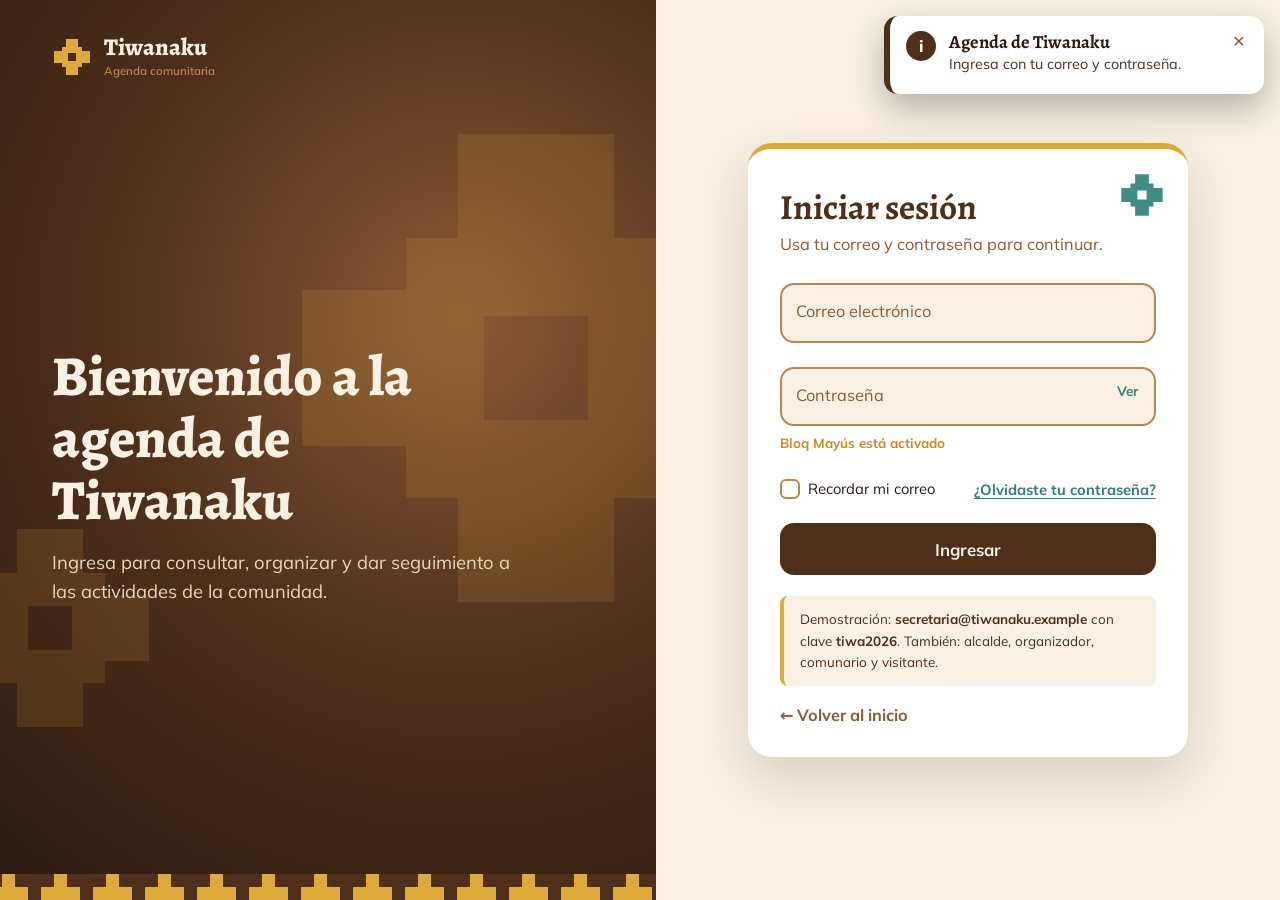
<file: index.html>
<!DOCTYPE html>
<html lang="es">
<head>
<meta charset="UTF-8">
<meta name="viewport" content="width=device-width, initial-scale=1">
<title>Agenda Comunitaria de Tiwanaku</title>
<meta name="description" content="Agenda de actividades, tradiciones y noticias de la comunidad de Tiwanaku.">
<script>try{if(!sessionStorage.getItem('tiwanaku_sesion'))location.replace('login.html')}catch(e){location.replace('login.html')}</script>
<link rel="preconnect" href="https://fonts.googleapis.com">
<link rel="preconnect" href="https://fonts.gstatic.com" crossorigin>
<link href="https://fonts.googleapis.com/css2?family=Alegreya:wght@500;700;800&family=Mulish:wght@400;600;700&display=swap" rel="stylesheet">
<link rel="stylesheet" href="styles.css">
</head>
<body>

<!-- SVG reutilizable: chakana (cruz andina escalonada) -->
<svg width="0" height="0" style="position:absolute" aria-hidden="true">
  <symbol id="chakana" viewBox="0 0 100 100">
    <path d="M35 5h30v20h10v10h20v30H75v10H65v20H35V75H25V65H5V35h20V25h10z M40 40v20h20V40z" fill="currentColor" fill-rule="evenodd"/>
  </symbol>
</svg>

<header class="header" id="inicio-top">
  <a class="logo" href="#inicio">
    <svg class="logo-icon"><use href="#chakana"/></svg>
    <span>Tiwanaku<small>Agenda comunitaria</small></span>
  </a>
  <button class="menu-btn" id="menuBtn" aria-label="Abrir menú" aria-expanded="false" aria-controls="nav">
    <span></span><span></span><span></span>
  </button>
  <nav class="nav" id="nav">
    <a href="#inicio">Inicio</a>
    <a href="#comunidad">Comunidad</a>
    <a href="#agenda">Agenda</a>
    <a href="#tradiciones">Tradiciones</a>
    <a href="#turismo">Visitantes</a>
    <a href="#participa">Participa</a>
    <button class="nav-cta" id="loginBtn" type="button">Salir</button>
  </nav>
</header>

<main>
  <!-- CARRUSEL -->
  <section class="hero" id="inicio" aria-roledescription="carrusel" aria-label="Destacados">
    <div class="slides" id="slides">
      <article class="slide active s1">
        <svg class="slide-art" aria-hidden="true"><use href="#chakana"/></svg>
        <div class="slide-text">
          <p class="kicker">Próxima gran fecha</p>
          <h1>Año Nuevo Andino en Tiwanaku</h1>
          <p>Recibimos juntos el nuevo ciclo con ofrendas, música y comida compartida.</p>
          <a class="btn" href="#agenda">Ver la agenda</a>
        </div>
      </article>
      <article class="slide s2">
        <svg class="slide-art" aria-hidden="true"><use href="#chakana"/></svg>
        <div class="slide-text">
          <p class="kicker">Mercado comunal</p>
          <h1>Feria de productores cada sábado</h1>
          <p>Papa nativa, quinua, tejidos y cerámica hechos por familias de la comunidad.</p>
          <a class="btn" href="#agenda">Ver horarios</a>
        </div>
      </article>
      <article class="slide s3">
        <svg class="slide-art" aria-hidden="true"><use href="#chakana"/></svg>
        <div class="slide-text">
          <p class="kicker">Saberes vivos</p>
          <h1>Talleres de tejido, música y lengua</h1>
          <p>Las abuelas y los abuelos enseñan aymara, sikuris y telar a las nuevas generaciones.</p>
          <a class="btn" href="#tradiciones">Conocer más</a>
        </div>
      </article>
    </div>
    <button class="arrow prev" id="prev" aria-label="Anterior">&#10094;</button>
    <button class="arrow next" id="next" aria-label="Siguiente">&#10095;</button>
    <div class="dots" id="dots"></div>
    <div class="progress"><i id="bar"></i></div>
  </section>

  <div class="greca" aria-hidden="true"></div>

  <!-- COMUNIDAD -->
  <section class="section" id="comunidad">
    <div class="wrap two-col">
      <div class="reveal">
        <h2>Nuestra comunidad</h2>
        <p>Tiwanaku es un pueblo aymara al pie del lago Titicaca, guardián de un legado milenario. Aquí la historia no está en los libros: se vive en las fiestas, en la chacra y en la palabra de las familias.</p>
        <p>Esta agenda reúne las actividades de todos: reuniones de la junta, ferias, talleres y celebraciones, para que nadie se quede sin participar.</p>
      </div>
      <div class="cards">
        <div class="card reveal"><svg><use href="#chakana"/></svg><h3>Historia</h3><p>Centro ceremonial y cultural de una civilización que floreció hace más de mil años.</p></div>
        <div class="card reveal"><svg><use href="#chakana"/></svg><h3>Lengua</h3><p>El aymara se habla en casa, en la escuela y en las asambleas.</p></div>
        <div class="card reveal"><svg><use href="#chakana"/></svg><h3>Organización</h3><p>Decisiones en comunidad, con turnos de servicio y trabajo compartido.</p></div>
      </div>
    </div>
  </section>

  <!-- AGENDA -->
  <section class="section dark" id="agenda">
    <div class="wrap">
      <h2 class="reveal">Agenda de actividades</h2>
      <div class="toolbar reveal">
        <input type="search" id="q" placeholder="Buscar por nombre, lugar o responsable" aria-label="Buscar actividades">
        <input type="date" id="fecha" aria-label="Filtrar por fecha">
        <select id="vista" aria-label="Mostrar actividades">
          <option value="prox">Próximas</option><option value="ant">Anteriores</option><option value="all">Todas</option>
        </select>
        <button class="chip" id="clear" type="button">Limpiar</button>
      </div>
      <div class="filters reveal" role="group" aria-label="Tipo de actividad">
        <button class="chip on" data-f="all">Todas</button>
        <button class="chip" data-f="comunitaria">Comunitarias</button>
        <button class="chip" data-f="cultural">Culturales</button>
        <button class="chip" data-f="turistica">Turísticas</button>
      </div>
      <div class="gestion" id="gestion" hidden></div>
      <div class="events" id="events" aria-live="polite"></div>
      <p class="empty" id="empty" hidden>No se encontraron actividades con estos filtros.</p>
    </div>
  </section>

  <!-- VISITANTES -->
  <section class="section" id="turismo">
    <div class="wrap">
      <h2 class="reveal">Si nos visitas</h2>
      <div class="grid3">
        <div class="card reveal"><svg><use href="#chakana"/></svg><h3>Sitio arqueológico</h3><p>Patrimonio de la Humanidad de la UNESCO. Consulta los recorridos guiados disponibles.</p></div>
        <div class="card reveal"><svg><use href="#chakana"/></svg><h3>Actividades para visitantes</h3><p>Fechas, horarios, lugares y responsables de cada actividad turística.</p><p><a class="link" href="#agenda" data-tipo="turistica">Ver actividades turísticas</a></p></div>
        <div class="card reveal"><svg><use href="#chakana"/></svg><h3>Productos locales</h3><p>Compra directamente a productoras y productores en la feria comunal.</p><p><a class="link" href="#agenda" data-tipo="comunitaria">Ver ferias y reuniones</a></p></div>
      </div>
    </div>
  </section>

  <!-- TRADICIONES -->
  <section class="section" id="tradiciones">
    <div class="wrap">
      <h2 class="reveal">Tradiciones que seguimos cuidando</h2>
      <div class="grid3">
        <figure class="trad reveal t1"><figcaption><h3>Textiles</h3><p>Cada diseño del aguayo cuenta quién es la familia y de dónde viene.</p></figcaption></figure>
        <figure class="trad reveal t2"><figcaption><h3>Música</h3><p>Sikuris, zampoñas y tarkas acompañan cada fiesta y cada siembra.</p></figcaption></figure>
        <figure class="trad reveal t3"><figcaption><h3>Chacra y cocina</h3><p>Papa, chuño, quinua y habas: la mesa comunitaria nace de la tierra.</p></figcaption></figure>
      </div>
    </div>
  </section>

  <!-- PARTICIPA -->
  <section class="section soft" id="participa">
    <div class="wrap narrow reveal">
      <h2>Participa en la agenda</h2>
      <p>¿Organizas una actividad? Cuéntanos y la sumamos al calendario.</p>
      <form id="form" novalidate>
        <label>Nombre<input name="nombre" required autocomplete="name"></label>
        <label>Correo o teléfono<input name="contacto" required autocomplete="email"></label>
        <label>Actividad que quieres proponer<textarea name="msg" rows="4" required></textarea></label>
        <button class="btn" type="submit">Enviar propuesta</button>
        <p class="note" id="note" role="status"></p>
      </form>
    </div>
  </section>
</main>

<footer class="footer">
  <div class="greca" aria-hidden="true"></div>
  <div class="wrap foot-grid">
    <div>
      <a class="logo" href="#inicio"><svg class="logo-icon"><use href="#chakana"/></svg><span>Tiwanaku<small>Agenda comunitaria</small></span></a>
      <p>Una agenda hecha por y para la comunidad.</p>
    </div>
    <div><h4>Secciones</h4><a href="#comunidad">Comunidad</a><a href="#agenda">Agenda</a><a href="#tradiciones">Tradiciones</a><a href="#participa">Participa</a></div>
    <div><h4>Contacto</h4><p>Casa comunal de Tiwanaku</p><p>contacto@tiwanaku.example</p><p>Lunes a viernes, 9:00 a 17:00</p></div>
  </div>
  <p class="copy">&copy; <span id="year"></span> Comunidad de Tiwanaku. Todos los derechos reservados.</p>
</footer>

<dialog id="dlgInfo" aria-labelledby="iTitle"><div class="dlg">
  <div id="info"></div>
  <div class="row"><button class="btn ghost" type="button" data-close>Cerrar</button></div>
</div></dialog>

<dialog id="dlgForm" aria-labelledby="fTitle"><div class="dlg">
  <h3 id="fTitle">Nueva actividad</h3>
  <form id="actForm" novalidate>
    <input type="hidden" name="id">
    <label>Nombre<input name="nombre" required></label>
    <label>Descripción<textarea name="descripcion" rows="3" required></textarea></label>
    <div class="two"><label>Fecha<input name="fecha" type="date" required></label><label>Hora<input name="hora" type="time" required></label></div>
    <label>Lugar<input name="lugar" required></label>
    <div class="two"><label>Tipo<select name="tipo"><option value="comunitaria">Comunitaria</option><option value="cultural">Cultural</option><option value="turistica">Turística</option></select></label>
    <label>Responsable<input name="responsable" required></label></div>
    <p class="note" id="actNote" role="alert"></p>
    <div class="row"><button class="btn" type="submit">Guardar</button><button class="btn ghost" type="button" data-close>Cancelar</button></div>
  </form>
</div></dialog>

<dialog id="dlgRep" aria-labelledby="rTitle"><div class="dlg">
  <h3 id="rTitle">Reporte de actividades</h3>
  <div id="rep"></div>
  <div class="row"><button class="btn" type="button" onclick="window.print()">Imprimir</button><button class="btn ghost" type="button" data-close>Cerrar</button></div>
</div></dialog>

<button class="top" id="top" aria-label="Volver arriba">&#8593;</button>
<script src="script.js"></script>
</body>
</html>
</file>
<file: styles.css>
:root{
  --cafe-900:#2B1A10; --cafe-700:#4E2F1B; --cafe-500:#8A5A36; --adobe:#B98555;
  --arena:#E9D7B8; --hueso:#F8F1E4; --ocre:#E0A93B; --turquesa:#2E8078;
  --serif:'Alegreya',Georgia,serif; --sans:'Mulish',system-ui,-apple-system,'Segoe UI',sans-serif;
  --h:72px;
}
*{box-sizing:border-box;margin:0;padding:0}
html{scroll-behavior:smooth;scroll-padding-top:var(--h)}
body{font-family:var(--sans);color:var(--cafe-900);background:var(--hueso);line-height:1.65;font-size:1.05rem}
a{color:inherit;text-decoration:none}
h1,h2,h3{font-family:var(--serif);line-height:1.15}
h2{font-size:clamp(1.9rem,4vw,2.9rem);color:var(--cafe-700);margin-bottom:1.2rem}
:focus-visible{outline:3px solid var(--ocre);outline-offset:3px}
.wrap{width:min(1120px,92%);margin-inline:auto}
.narrow{width:min(680px,92%)}

/* HEADER */
.header{position:fixed;inset:0 0 auto 0;height:var(--h);z-index:50;display:flex;align-items:center;justify-content:space-between;padding:0 4%;background:rgba(43,26,16,.92);backdrop-filter:blur(8px);color:var(--arena);transition:box-shadow .3s}
.header.scrolled{box-shadow:0 6px 24px rgba(0,0,0,.35)}
.logo{display:flex;align-items:center;gap:.7rem;font-family:var(--serif);font-weight:800;font-size:1.45rem;line-height:1}
.logo small{display:block;font-family:var(--sans);font-weight:600;font-size:.72rem;color:var(--adobe);margin-top:.25rem}
.logo-icon{width:38px;height:38px;color:var(--ocre);transition:transform .8s}
.logo:hover .logo-icon{transform:rotate(90deg)}
.nav{display:flex;align-items:center;gap:.4rem}
.nav a{padding:.5rem .9rem;border-radius:999px;font-weight:600;position:relative;transition:background .25s,color .25s}
.nav a:hover{background:rgba(233,215,184,.14);color:#fff}
.nav .nav-cta{background:var(--ocre);color:var(--cafe-900)}
.nav .nav-cta:hover{background:#f0bb52;color:var(--cafe-900)}
.menu-btn{display:none;background:none;border:0;width:44px;height:44px;cursor:pointer;flex-direction:column;justify-content:center;align-items:center;gap:6px}
.menu-btn span{width:26px;height:3px;background:var(--arena);border-radius:2px;transition:transform .3s,opacity .3s}
.menu-btn[aria-expanded=true] span:nth-child(1){transform:translateY(9px) rotate(45deg)}
.menu-btn[aria-expanded=true] span:nth-child(2){opacity:0}
.menu-btn[aria-expanded=true] span:nth-child(3){transform:translateY(-9px) rotate(-45deg)}

/* CARRUSEL */
.hero{position:relative;height:min(92vh,760px);min-height:520px;overflow:hidden;background:var(--cafe-900);color:var(--hueso)}
.slides{position:absolute;inset:0}
.slide{position:absolute;inset:0;display:flex;align-items:center;padding:var(--h) 8% 0;opacity:0;visibility:hidden;transition:opacity 1s ease,visibility 1s}
.slide.active{opacity:1;visibility:visible}
.s1{background:radial-gradient(circle at 75% 40%,#8A5A36 0,#4E2F1B 45%,#2B1A10 100%)}
.s2{background:radial-gradient(circle at 25% 60%,#A06B3F 0,#5C3A22 45%,#2B1A10 100%)}
.s3{background:radial-gradient(circle at 70% 55%,#2E6B65 0,#3E3524 50%,#2B1A10 100%)}
.slide-art{position:absolute;right:-6%;top:50%;width:min(62vw,560px);height:min(62vw,560px);color:var(--ocre);opacity:.16;transform:translateY(-50%) rotate(0);animation:spin 90s linear infinite}
@keyframes spin{to{transform:translateY(-50%) rotate(360deg)}}
.slide-text{position:relative;max-width:640px}
.kicker{color:var(--ocre);font-weight:700;margin-bottom:.8rem;font-size:1rem}
.slide h1{font-size:clamp(2.3rem,6vw,4.4rem);font-weight:800;margin-bottom:1rem}
.slide-text>p:not(.kicker){font-size:clamp(1.05rem,2vw,1.3rem);color:var(--arena);margin-bottom:1.8rem;max-width:52ch}
.slide.active .slide-text>*{animation:rise .9s cubic-bezier(.2,.7,.2,1) both}
.slide.active .slide-text>:nth-child(2){animation-delay:.12s}
.slide.active .slide-text>:nth-child(3){animation-delay:.24s}
.slide.active .slide-text>:nth-child(4){animation-delay:.36s}
@keyframes rise{from{opacity:0;transform:translateY(28px)}to{opacity:1;transform:none}}
.btn{display:inline-block;background:var(--ocre);color:var(--cafe-900);font:700 1rem var(--sans);padding:.85rem 1.7rem;border:0;border-radius:999px;cursor:pointer;transition:transform .25s,box-shadow .25s,background .25s}
.btn:hover{transform:translateY(-3px);box-shadow:0 10px 22px rgba(224,169,59,.35);background:#f0bb52}
.arrow{position:absolute;top:50%;transform:translateY(-50%);z-index:5;width:48px;height:48px;border-radius:50%;border:2px solid rgba(233,215,184,.5);background:rgba(43,26,16,.45);color:var(--arena);font-size:1.1rem;cursor:pointer;transition:background .25s}
.arrow:hover{background:var(--ocre);color:var(--cafe-900)}
.prev{left:2%}.next{right:2%}
.dots{position:absolute;bottom:26px;left:50%;transform:translateX(-50%);display:flex;gap:10px;z-index:5}
.dots button{width:12px;height:12px;border-radius:50%;border:2px solid var(--arena);background:transparent;cursor:pointer;transition:all .3s}
.dots button.on{background:var(--ocre);border-color:var(--ocre);width:32px;border-radius:8px}
.progress{position:absolute;bottom:0;left:0;right:0;height:4px;background:rgba(255,255,255,.12)}
.progress i{display:block;height:100%;width:0;background:var(--ocre)}

/* GRECA ESCALONADA (motivo andino) */
.greca{height:26px;background-color:var(--cafe-700);background-image:url("data:image/svg+xml,%3Csvg xmlns='http://www.w3.org/2000/svg' width='52' height='26'%3E%3Cpath d='M0 26V13h13V0h13v13h13v13z' fill='%23E0A93B'/%3E%3C/svg%3E");background-size:52px 26px;background-repeat:repeat-x;background-position:bottom}

/* SECCIONES */
.section{padding:clamp(3.5rem,8vw,6.5rem) 0}
.two-col{display:grid;grid-template-columns:1fr 1.2fr;gap:3rem;align-items:start}
.two-col p{margin-bottom:1rem;max-width:60ch}
.cards{display:grid;gap:1.1rem}
.card{background:#fff;border-left:6px solid var(--ocre);padding:1.3rem 1.5rem 1.3rem 5rem;position:relative;border-radius:4px 16px 16px 4px;box-shadow:0 4px 18px rgba(78,47,27,.1);transition:transform .3s,box-shadow .3s}
.card:hover{transform:translateX(8px);box-shadow:0 10px 26px rgba(78,47,27,.18)}
.card svg{position:absolute;left:1.3rem;top:1.3rem;width:40px;height:40px;color:var(--turquesa)}
.card h3{font-size:1.4rem;color:var(--cafe-700)}

.dark{background:var(--cafe-900);color:var(--arena)}
.dark h2{color:var(--hueso)}
.filters{display:flex;flex-wrap:wrap;gap:.6rem;margin-bottom:2rem}
.chip{font:600 .95rem var(--sans);padding:.5rem 1.1rem;border-radius:999px;border:2px solid var(--adobe);background:transparent;color:var(--arena);cursor:pointer;transition:all .25s}
.chip:hover{border-color:var(--ocre)}
.chip.on{background:var(--ocre);border-color:var(--ocre);color:var(--cafe-900)}
.events{display:grid;grid-template-columns:repeat(auto-fill,minmax(320px,1fr));gap:1.2rem}
.event{display:flex;gap:1.1rem;align-items:center;background:var(--cafe-700);padding:1.2rem;border-radius:16px;transition:transform .3s,background .3s;animation:pop .5s both}
.event:hover{transform:translateY(-6px);background:#5E3A22}
.event[hidden]{display:none}
@keyframes pop{from{opacity:0;transform:scale(.94)}to{opacity:1;transform:none}}
.event time{flex:none;width:70px;text-align:center;background:var(--ocre);color:var(--cafe-900);border-radius:12px;padding:.5rem 0;font-weight:700;font-size:.85rem;line-height:1.1}
.event time b{display:block;font:800 1.9rem var(--serif)}
.event h3{font-size:1.25rem;color:var(--hueso);margin-bottom:.25rem}
.event p{font-size:.95rem;color:var(--arena)}
.empty{margin-top:1.5rem;font-style:italic}

.grid3{display:grid;grid-template-columns:repeat(auto-fit,minmax(260px,1fr));gap:1.4rem}
.trad{min-height:320px;border-radius:20px;overflow:hidden;position:relative;display:flex;align-items:flex-end;color:var(--hueso);transition:transform .4s}
.trad::before{content:"";position:absolute;inset:0;background-size:60px 60px;opacity:.35;transition:transform .8s}
.trad:hover{transform:translateY(-8px)}
.trad:hover::before{transform:scale(1.15) rotate(3deg)}
.t1{background:linear-gradient(160deg,#B0552E,#4E2F1B)}
.t2{background:linear-gradient(160deg,#2E8078,#2B1A10)}
.t3{background:linear-gradient(160deg,#C58A2B,#5C3A22)}
.t1::before{background-image:repeating-linear-gradient(45deg,transparent 0 14px,rgba(233,215,184,.5) 14px 18px),repeating-linear-gradient(-45deg,transparent 0 14px,rgba(233,215,184,.5) 14px 18px)}
.t2::before{background-image:repeating-linear-gradient(90deg,transparent 0 20px,rgba(233,215,184,.45) 20px 28px),repeating-linear-gradient(0deg,transparent 0 20px,rgba(233,215,184,.45) 20px 28px)}
.t3::before{background-image:radial-gradient(circle,rgba(233,215,184,.6) 4px,transparent 5px);background-size:32px 32px}
.trad figcaption{position:relative;padding:1.6rem;background:linear-gradient(transparent,rgba(43,26,16,.88) 45%);width:100%}
.trad h3{font-size:1.7rem;margin-bottom:.3rem}

.soft{background:var(--arena)}
form{display:grid;gap:1rem;margin-top:1.5rem}
label{display:grid;gap:.35rem;font-weight:700;color:var(--cafe-700)}
input,textarea{font:inherit;padding:.8rem 1rem;border:2px solid var(--adobe);border-radius:12px;background:var(--hueso);color:var(--cafe-900);transition:border-color .25s,box-shadow .25s}
input:focus,textarea:focus{outline:0;border-color:var(--turquesa);box-shadow:0 0 0 4px rgba(46,128,120,.2)}
.invalid{border-color:#B0352E}
.note{font-weight:700;color:var(--turquesa);min-height:1.5em}

/* FOOTER */
.footer{background:var(--cafe-900);color:var(--arena)}
.foot-grid{display:grid;grid-template-columns:1.4fr 1fr 1.2fr;gap:2.5rem;padding:3rem 0 2rem}
.foot-grid h4{font:800 1.2rem var(--serif);color:var(--ocre);margin-bottom:.8rem}
.foot-grid a:not(.logo){display:block;padding:.15rem 0;transition:color .2s,padding .2s}
.foot-grid a:not(.logo):hover{color:var(--ocre);padding-left:6px}
.foot-grid p{margin-top:.6rem;font-size:.97rem}
.copy{text-align:center;padding:1.2rem 4%;border-top:1px solid rgba(233,215,184,.15);font-size:.9rem}
.top{position:fixed;right:20px;bottom:20px;width:48px;height:48px;border-radius:50%;border:0;background:var(--ocre);color:var(--cafe-900);font-size:1.3rem;font-weight:700;cursor:pointer;opacity:0;transform:translateY(20px);pointer-events:none;transition:all .3s;z-index:40}
.top.show{opacity:1;transform:none;pointer-events:auto}

/* ANIMACION AL HACER SCROLL */
.reveal{opacity:0;transform:translateY(34px);transition:opacity .8s ease,transform .8s cubic-bezier(.2,.7,.2,1)}
.reveal.in{opacity:1;transform:none}

/* RESPONSIVE */
@media(max-width:900px){
  .two-col,.foot-grid{grid-template-columns:1fr}
  .menu-btn{display:flex}
  .nav{position:fixed;top:var(--h);left:0;right:0;flex-direction:column;align-items:stretch;background:var(--cafe-900);padding:1rem 4% 1.5rem;gap:.3rem;transform:translateY(-130%);transition:transform .4s ease;box-shadow:0 14px 24px rgba(0,0,0,.4)}
  .nav.open{transform:none}
  .nav a{padding:.85rem 1rem;text-align:center}
}
@media(max-width:600px){
  html{font-size:15.5px}
  .arrow{display:none}
  .slide{padding-inline:6%}
  .events{grid-template-columns:1fr}
  .event time{width:62px}
}
@media(prefers-reduced-motion:reduce){
  *,*::before,*::after{animation:none!important;transition:none!important;scroll-behavior:auto!important}
  .reveal{opacity:1;transform:none}
}

/* ---- Agenda dinámica, sesión y diálogos ---- */
.nav button.nav-cta{font:700 1rem var(--sans);border:0;cursor:pointer;padding:.5rem 1.1rem;border-radius:999px;background:var(--ocre);color:var(--cafe-900);transition:background .25s}
.nav button.nav-cta:hover{background:#f0bb52}
.toolbar{display:grid;grid-template-columns:2fr 1fr 1fr auto;gap:.7rem;margin-bottom:1rem}
.toolbar input,.toolbar select{background:var(--cafe-700);color:var(--hueso);border-color:var(--adobe)}
.toolbar ::placeholder{color:var(--arena);opacity:.7}
.toolbar input[type=date]{color-scheme:dark}
.gestion{display:flex;flex-wrap:wrap;align-items:center;gap:.8rem;margin-bottom:1.4rem;padding:.8rem 1.1rem;border:2px dashed var(--adobe);border-radius:14px}
.gestion span{margin-right:auto}
.btn.sm{padding:.5rem 1.1rem;font-size:.92rem}
.btn.ghost{background:transparent;border:2px solid var(--adobe);color:inherit}
.btn.ghost:hover{background:rgba(185,133,85,.2);box-shadow:none}
.tag{display:inline-block;font-size:.78rem;font-weight:700;padding:.1rem .7rem;border-radius:999px;margin-bottom:.35rem;background:var(--adobe);color:var(--cafe-900)}
.tag.cultural{background:#D9775A}.tag.turistica{background:#5FB3A9}.tag.comunitaria{background:var(--ocre)}
.acts{display:flex;flex-wrap:wrap;gap:.3rem 1rem;margin-top:.45rem}
.link{background:none;border:0;padding:0;font:700 .93rem var(--sans);color:var(--ocre);cursor:pointer;text-decoration:underline;text-underline-offset:3px}
.card .link{color:var(--turquesa)}
.link.danger{color:#F08A7A}
#turismo .grid3{grid-template-columns:repeat(auto-fit,minmax(280px,1fr))}
#turismo .card{padding-left:5rem}
dialog{border:0;border-radius:20px;padding:0;width:min(560px,92vw);max-height:90vh;background:var(--hueso);color:var(--cafe-900);box-shadow:0 30px 70px rgba(0,0,0,.5)}
dialog::backdrop{background:rgba(43,26,16,.7);backdrop-filter:blur(3px)}
dialog[open]{animation:pop .3s both}
.dlg{padding:1.8rem;overflow:auto;max-height:90vh}
.dlg h3{font-size:1.7rem;color:var(--cafe-700);margin-bottom:.8rem}
.dlg form{margin-top:0}
.dlg textarea,.dlg select{font:inherit;padding:.8rem 1rem;border:2px solid var(--adobe);border-radius:12px;background:#fff;color:var(--cafe-900)}
.row{display:flex;flex-wrap:wrap;gap:.7rem;margin-top:1.2rem}
.two{display:grid;grid-template-columns:1fr 1fr;gap:1rem}
.hint{font-size:.85rem;color:var(--cafe-500)}
.info-list{list-style:none;margin:1rem 0 0;display:grid;gap:.4rem}
.info-list b{color:var(--cafe-700)}
.bar{display:grid;grid-template-columns:110px 1fr 30px;gap:.6rem;align-items:center;margin:.4rem 0}
.bar i{display:block;height:14px;border-radius:8px;background:var(--ocre);transition:width .6s}
@media(max-width:900px){.nav button.nav-cta{padding:.85rem 1rem}.toolbar{grid-template-columns:1fr 1fr}.toolbar #q{grid-column:1/-1}}
@media(max-width:600px){.two{grid-template-columns:1fr}}
@media print{body>*:not(dialog){display:none}dialog{box-shadow:none;position:static;width:100%}.row{display:none}}
</file>
<file: style_login.css>
:root{
  --cafe-900:#2B1A10; --cafe-700:#4E2F1B; --cafe-500:#8A5A36; --adobe:#B98555;
  --arena:#E9D7B8; --hueso:#F8F1E4; --ocre:#E0A93B; --turquesa:#2E8078;
  --ok:#2E8078; --err:#B0352E; --warn:#C58A2B; --info:#4E2F1B;
  --serif:'Alegreya',Georgia,serif; --sans:'Mulish',system-ui,-apple-system,'Segoe UI',sans-serif;
}
*{box-sizing:border-box;margin:0;padding:0}
body{font-family:var(--sans);color:var(--cafe-900);background:var(--cafe-900);line-height:1.6;font-size:1.02rem;min-height:100vh}
a{color:inherit;text-decoration:none}
h1,h2{font-family:var(--serif);line-height:1.1}
:focus-visible{outline:3px solid var(--ocre);outline-offset:3px}

.login{display:grid;grid-template-columns:1.05fr 1fr;min-height:100vh}

/* PANEL DE MARCA */
.brand{position:relative;overflow:hidden;display:flex;flex-direction:column;justify-content:space-between;padding:2.2rem 8% 0;color:var(--hueso);background:radial-gradient(circle at 70% 35%,#8A5A36 0,#4E2F1B 48%,#2B1A10 100%)}
.bg-art{position:absolute;color:var(--ocre);opacity:.14;pointer-events:none}
.a1{width:520px;height:520px;right:-140px;top:12%;animation:spin 90s linear infinite}
.a2{width:220px;height:220px;left:-60px;bottom:18%;animation:spin 60s linear infinite reverse,float 7s ease-in-out infinite}
@keyframes spin{to{transform:rotate(360deg)}}
@keyframes float{50%{translate:0 -18px}}
.logo{position:relative;display:flex;align-items:center;gap:.7rem;font:800 1.5rem var(--serif);line-height:1;width:max-content}
.logo small{display:block;font:600 .72rem var(--sans);color:var(--adobe);margin-top:.25rem}
.logo-icon{width:40px;height:40px;color:var(--ocre);transition:transform .8s}
.logo:hover .logo-icon{transform:rotate(90deg)}
.brand-text{position:relative;max-width:30rem;padding:2rem 0}
.brand-text h1{font-size:clamp(2.2rem,4.4vw,3.8rem);font-weight:800;margin-bottom:1rem;animation:rise .9s cubic-bezier(.2,.7,.2,1) both}
.brand-text p{color:var(--arena);font-size:1.15rem;animation:rise .9s .15s cubic-bezier(.2,.7,.2,1) both}
.greca{height:26px;margin:0 -12% 0;background-color:var(--cafe-700);background-image:url("data:image/svg+xml,%3Csvg xmlns='http://www.w3.org/2000/svg' width='52' height='26'%3E%3Cpath d='M0 26V13h13V0h13v13h13v13z' fill='%23E0A93B'/%3E%3C/svg%3E");background-size:52px 26px;background-repeat:repeat-x;background-position:bottom}
@keyframes rise{from{opacity:0;transform:translateY(28px)}to{opacity:1;transform:none}}

/* TARJETA */
.panel{display:grid;place-items:center;padding:2rem 5%;background:var(--hueso)}
.card{position:relative;width:min(440px,100%);background:#fff;border-radius:24px;padding:2.4rem 2rem 1.8rem;box-shadow:0 20px 50px rgba(78,47,27,.18);border-top:6px solid var(--ocre);animation:rise .8s .1s cubic-bezier(.2,.7,.2,1) both}
.card.shake{animation:shake .5s}
@keyframes shake{20%,60%{transform:translateX(-10px)}40%,80%{transform:translateX(10px)}}
.card-icon{position:absolute;right:1.4rem;top:1.4rem;width:46px;height:46px;color:var(--turquesa);opacity:.9;animation:spin 40s linear infinite}
.card h2{font-size:2.2rem;color:var(--cafe-700)}
.sub{color:var(--cafe-500);margin:.3rem 0 1.6rem}

/* CAMPOS CON ETIQUETA FLOTANTE */
.field{position:relative;margin-bottom:1.5rem}
.field input{width:100%;font:inherit;padding:1.35rem 3.6rem .5rem 1rem;border:2px solid var(--adobe);border-radius:14px;background:var(--hueso);color:var(--cafe-900);transition:border-color .25s,box-shadow .25s,background .25s}
.field label{position:absolute;left:1rem;top:.95rem;color:var(--cafe-500);pointer-events:none;transition:all .2s ease;transform-origin:left}
.field input:focus+label,.field input:not(:placeholder-shown)+label{top:.3rem;font-size:.75rem;font-weight:700;color:var(--cafe-700)}
.field input:focus{outline:0;border-color:var(--turquesa);box-shadow:0 0 0 4px rgba(46,128,120,.18);background:#fff}
.field.ok input{border-color:var(--ok)}
.field.bad input{border-color:var(--err);box-shadow:0 0 0 4px rgba(176,53,46,.12)}
.msg{display:block;height:0;overflow:hidden;opacity:0;font-weight:600;font-size:.84rem;transition:all .25s}
.field.bad .msg{height:1.3rem;opacity:1;margin-top:.3rem;color:var(--err);animation:rise .3s both}
.field.ok::after{content:"\2713";position:absolute;right:1rem;top:.85rem;color:var(--ok);font-weight:800;animation:pop .3s both}
#fPass.ok::after{right:3.9rem}
@keyframes pop{from{transform:scale(0)}to{transform:scale(1)}}
.eye{position:absolute;right:.5rem;top:.55rem;border:0;background:none;color:var(--turquesa);font:700 .85rem var(--sans);padding:.4rem .6rem;border-radius:8px;cursor:pointer}
.eye:hover{background:rgba(46,128,120,.12)}
.caps{display:block;margin-top:.35rem;color:var(--warn);font-weight:700;font-size:.84rem;animation:rise .3s both}

.options{display:flex;flex-wrap:wrap;justify-content:space-between;gap:.6rem;margin-bottom:1.4rem;font-size:.92rem}
.check{display:flex;align-items:center;gap:.5rem;cursor:pointer;user-select:none}
.check input{position:absolute;opacity:0}
.check span{width:20px;height:20px;border:2px solid var(--adobe);border-radius:6px;display:grid;place-items:center;transition:all .2s}
.check input:checked+span{background:var(--turquesa);border-color:var(--turquesa)}
.check input:checked+span::after{content:"\2713";color:#fff;font-size:.8rem;font-weight:800}
.check input:focus-visible+span{outline:3px solid var(--ocre);outline-offset:2px}
.link{background:none;border:0;font:700 .92rem var(--sans);color:var(--turquesa);cursor:pointer;text-decoration:underline;text-underline-offset:3px}

.btn{position:relative;width:100%;display:flex;justify-content:center;align-items:center;gap:.7rem;background:var(--cafe-700);color:var(--hueso);font:700 1.05rem var(--sans);padding:.95rem 1rem;border:0;border-radius:14px;cursor:pointer;overflow:hidden;transition:transform .25s,box-shadow .25s,background .25s}
.btn::before{content:"";position:absolute;inset:0;background:linear-gradient(100deg,transparent 30%,rgba(224,169,59,.55),transparent 70%);transform:translateX(-100%);transition:transform .6s}
.btn:hover:not(:disabled){transform:translateY(-3px);box-shadow:0 12px 24px rgba(78,47,27,.3)}
.btn:hover:not(:disabled)::before{transform:translateX(100%)}
.btn:disabled{opacity:.7;cursor:not-allowed}
.spin{display:none;width:20px;height:20px;border:3px solid rgba(248,241,228,.35);border-top-color:var(--ocre);border-radius:50%;animation:spin .8s linear infinite}
.btn.loading .spin{display:block}
.demo{margin-top:1.3rem;padding:.8rem 1rem;background:var(--hueso);border-left:4px solid var(--ocre);border-radius:8px;font-size:.84rem;color:var(--cafe-700)}
.back{display:inline-block;margin-top:1rem;font-weight:700;color:var(--cafe-500);transition:transform .2s,color .2s}
.back:hover{color:var(--cafe-700);transform:translateX(-5px)}

/* ALERTAS (TOASTS) */
.toasts{position:fixed;top:1rem;right:1rem;z-index:100;display:grid;gap:.7rem;width:min(380px,calc(100vw - 2rem));pointer-events:none}
.toast{pointer-events:auto;position:relative;overflow:hidden;display:grid;grid-template-columns:auto 1fr auto;gap:.8rem;align-items:start;background:#fff;color:var(--cafe-900);padding:.95rem 1rem 1.1rem;border-radius:14px;border-left:6px solid var(--c);box-shadow:0 14px 34px rgba(0,0,0,.28);animation:in .45s cubic-bezier(.2,.9,.3,1.2) both}
.toast.out{animation:out .35s ease forwards}
.toast.success{--c:var(--ok)}.toast.error{--c:var(--err)}.toast.warning{--c:var(--warn)}.toast.info{--c:var(--info)}
.t-ico{width:30px;height:30px;border-radius:50%;background:var(--c);color:#fff;display:grid;place-items:center;font-weight:800}
.toast b{display:block;font-family:var(--serif);font-size:1.15rem;line-height:1.2}
.toast p{font-size:.9rem;color:var(--cafe-700)}
.t-x{background:none;border:0;font-size:1.3rem;line-height:1;color:var(--cafe-500);cursor:pointer;padding:0 .2rem}
.t-bar{position:absolute;left:0;bottom:0;height:4px;width:100%;background:var(--c);transform-origin:left;animation:bar var(--d) linear forwards}
.toast:hover .t-bar{animation-play-state:paused}
@keyframes in{from{opacity:0;transform:translateX(60px) scale(.9)}to{opacity:1;transform:none}}
@keyframes out{to{opacity:0;transform:translateX(60px);height:0;padding:0;margin-top:-.7rem}}
@keyframes bar{to{transform:scaleX(0)}}

/* RESPONSIVE */
@media(max-width:860px){
  .login{grid-template-columns:1fr}
  .brand{padding:1.4rem 6% 0}
  .brand-text{padding:1.2rem 0 1.6rem}
  .brand-text h1{font-size:2rem}
  .brand-text p{display:none}
  .a1{width:300px;height:300px;top:-60px;right:-80px}
  .a2{display:none}
  .panel{padding:1.5rem 4% 2.5rem;margin-top:-1px}
  .greca{margin:0 -8%}
}
@media(max-width:420px){
  .card{padding:2rem 1.2rem 1.5rem;border-radius:18px}
  .card h2{font-size:1.9rem}
  .toasts{top:.6rem;right:.6rem}
}
@media(prefers-reduced-motion:reduce){
  *,*::before,*::after{animation-duration:.01ms!important;animation-iteration-count:1!important;transition:none!important}
}
</file>
